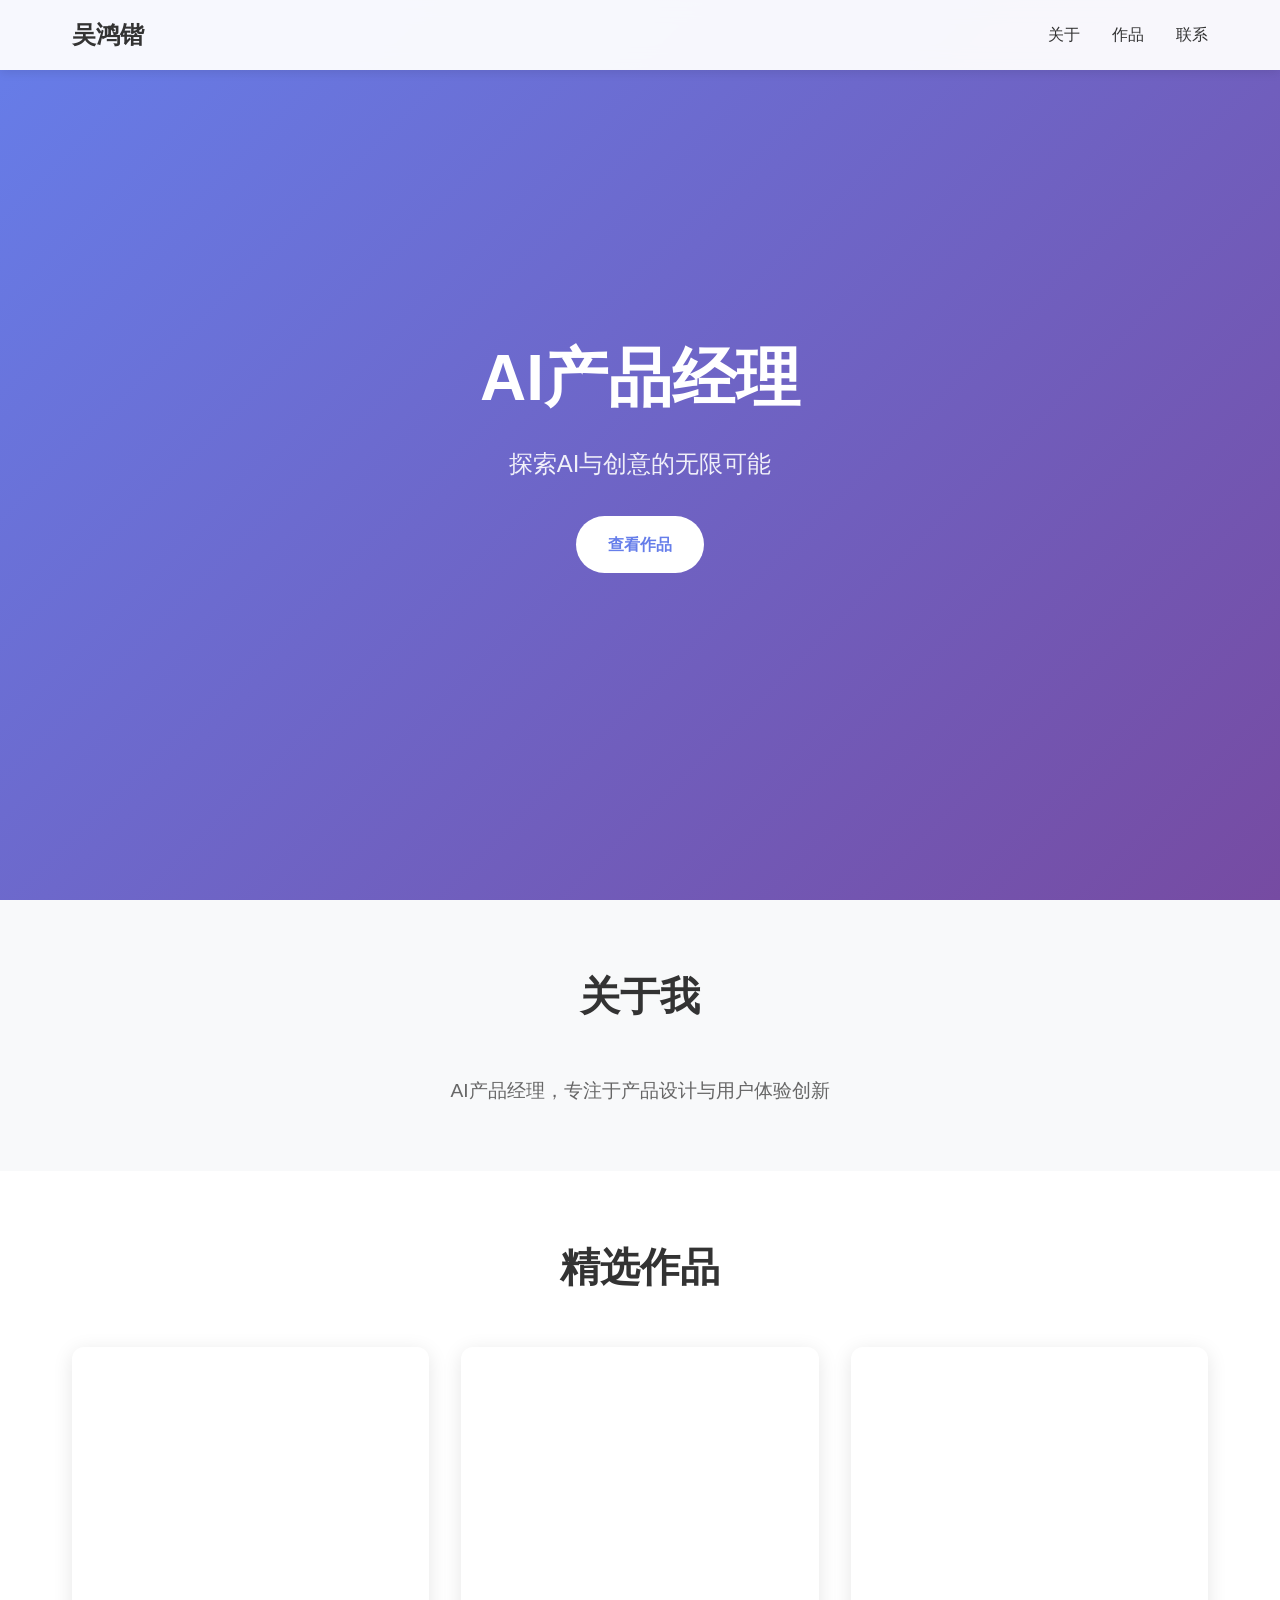
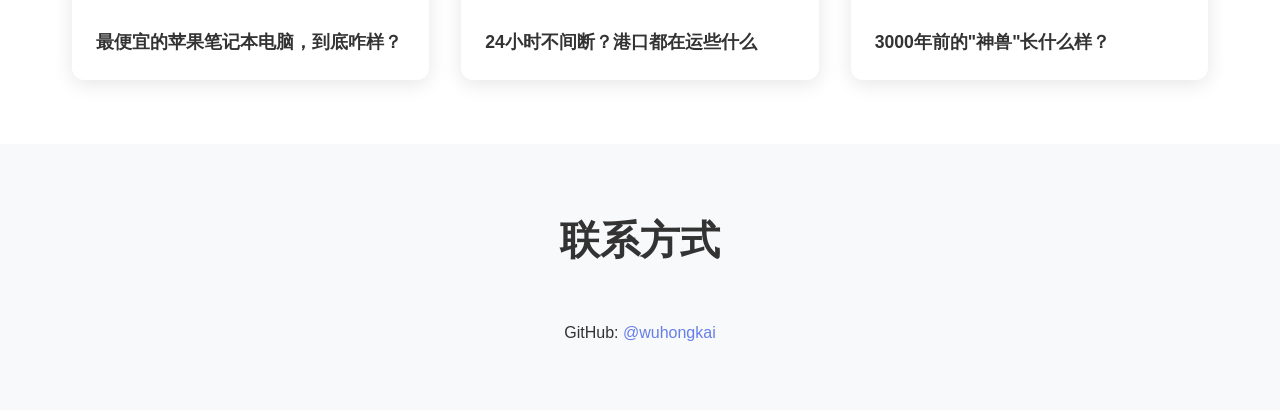
<file: index.html>
<!DOCTYPE html>
<html lang="zh-CN">
<head>
    <meta charset="UTF-8">
    <meta name="viewport" content="width=device-width, initial-scale=1.0">
    <title>吴鸿锴 - AI产品经理</title>
    <link rel="stylesheet" href="css/style.css">
</head>
<body>
    <nav class="navbar">
        <div class="nav-container">
            <h1 class="logo">吴鸿锴</h1>
            <ul class="nav-menu">
                <li><a href="#about">关于</a></li>
                <li><a href="#works">作品</a></li>
                <li><a href="#contact">联系</a></li>
            </ul>
        </div>
    </nav>

    <section class="hero">
        <div class="hero-content">
            <h1 class="hero-title">AI产品经理</h1>
            <p class="hero-subtitle">探索AI与创意的无限可能</p>
            <a href="#works" class="cta-button">查看作品</a>
        </div>
    </section>

    <section id="about" class="about">
        <div class="container">
            <h2 class="section-title">关于我</h2>
            <p class="about-text">AI产品经理，专注于产品设计与用户体验创新</p>
        </div>
    </section>

    <section id="works" class="works">
        <div class="container">
            <h2 class="section-title">精选作品</h2>
            <div class="video-grid">
                <div class="video-card">
                    <iframe src="//player.bilibili.com/player.html?bvid=BV13ScXz9EZi&page=1" scrolling="no" border="0" frameborder="no" framespacing="0" allowfullscreen="true"></iframe>
                    <h3>最便宜的苹果笔记本电脑，到底咋样？</h3>
                </div>
                <div class="video-card">
                    <iframe src="//player.bilibili.com/player.html?bvid=BV1hAcUzzETk&page=1" scrolling="no" border="0" frameborder="no" framespacing="0" allowfullscreen="true"></iframe>
                    <h3>24小时不间断？港口都在运些什么</h3>
                </div>
                <div class="video-card">
                    <iframe src="//player.bilibili.com/player.html?bvid=BV1bw4m1v7pk&page=1" scrolling="no" border="0" frameborder="no" framespacing="0" allowfullscreen="true"></iframe>
                    <h3>3000年前的"神兽"长什么样？</h3>
                </div>
            </div>
        </div>
    </section>

    <section id="contact" class="contact">
        <div class="container">
            <h2 class="section-title">联系方式</h2>
            <p>GitHub: <a href="https://github.com/wuhongkai" target="_blank">@wuhongkai</a></p>
        </div>
    </section>
</body>
</html>
</file>
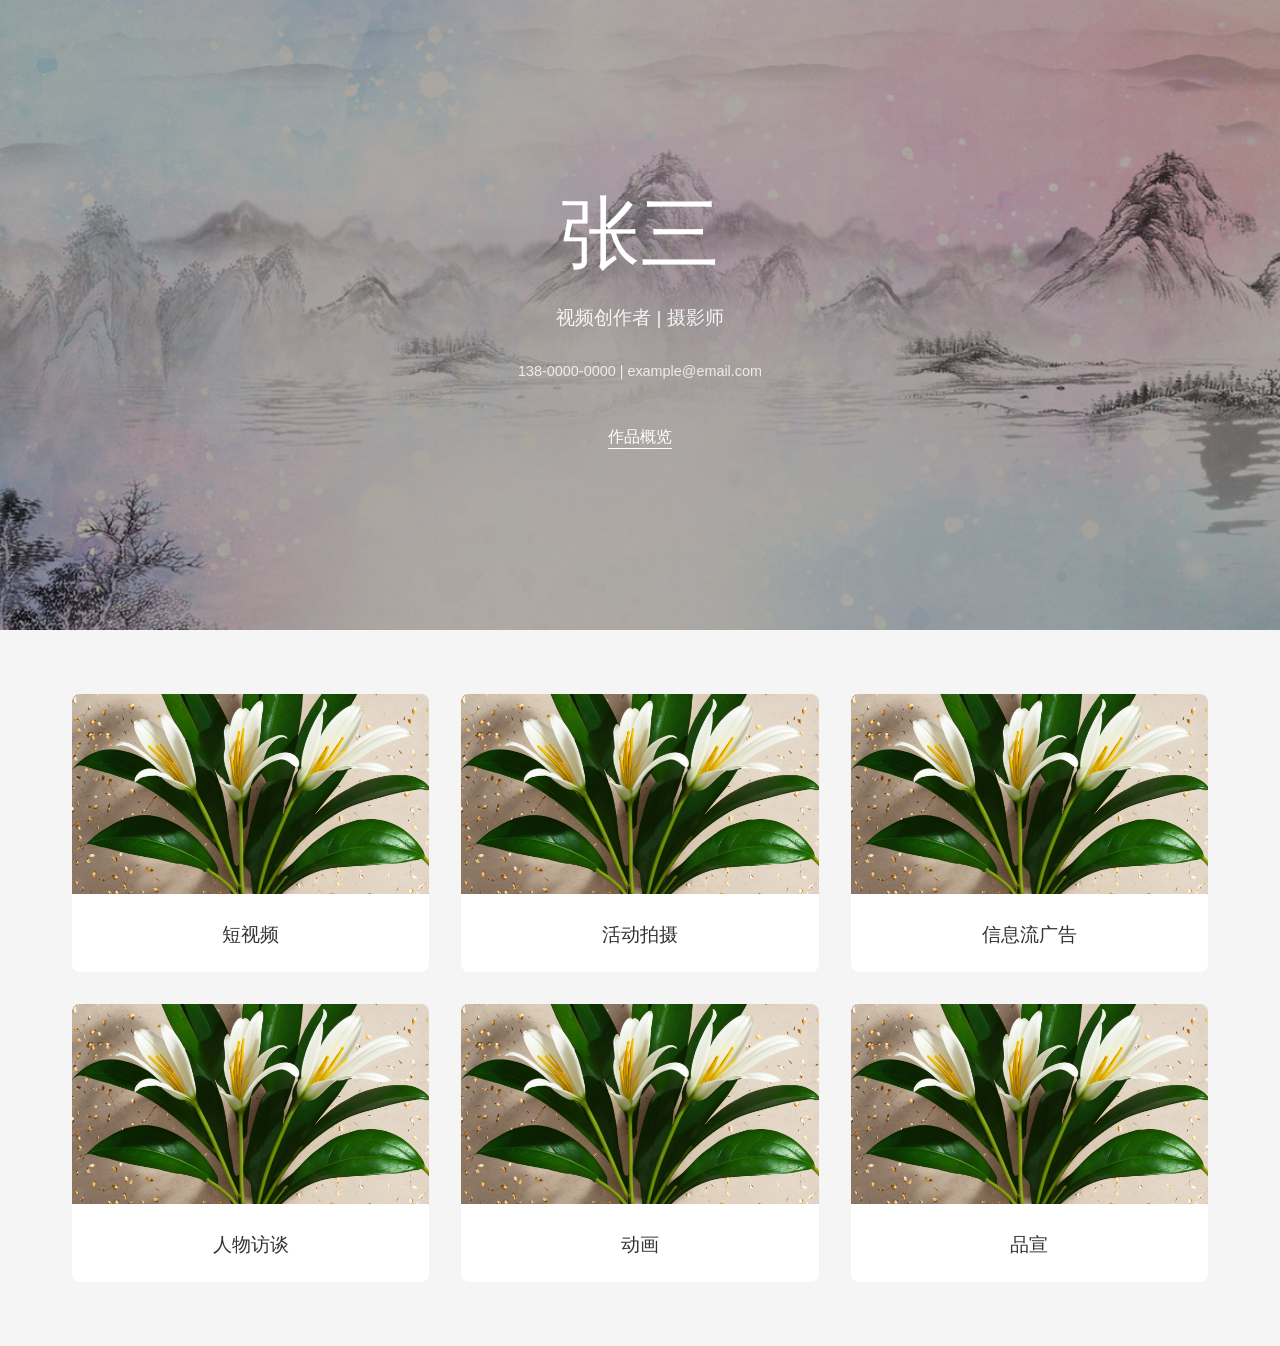
<file: art/index.html>
<!DOCTYPE html>
<html lang="zh-CN">
<head>
    <meta charset="UTF-8">
    <meta name="viewport" content="width=device-width, initial-scale=1.0">
    <title>作品集</title>
    <link rel="stylesheet" href="style.css">
</head>
<body>
    <div class="homepage" id="homepage">
        <div class="hero">
            <h1 class="hero-title" id="heroTitle"></h1>
            <p class="hero-subtitle" id="heroSubtitle"></p>
            <p class="hero-contact" id="heroContact"></p>
            <button class="showreel-btn" id="showreelBtn">作品概览</button>
        </div>
        <div class="categories" id="categories"></div>
    </div>

    <div class="category-page" id="categoryPage" style="display:none;">
        <button class="back-btn" onclick="goBack()">< back</button>
        <h2 class="page-title" id="pageTitle"></h2>
        <div class="works-grid" id="worksGrid"></div>
    </div>

    <div class="modal" id="videoModal">
        <div class="modal-content">
            <span class="close" onclick="closeModal()">&times;</span>
            <iframe id="videoFrame" src="" allowfullscreen></iframe>
        </div>
    </div>

    <script src="script.js"></script>
</body>
</html>
</file>
<file: css/style.css>
* {
    margin: 0;
    padding: 0;
    box-sizing: border-box;
}

body {
    font-family: -apple-system, BlinkMacSystemFont, "Segoe UI", sans-serif;
    line-height: 1.6;
    color: #333;
}

.navbar {
    background: rgba(255, 255, 255, 0.95);
    backdrop-filter: blur(10px);
    position: fixed;
    width: 100%;
    top: 0;
    z-index: 100;
    box-shadow: 0 2px 10px rgba(0,0,0,0.1);
}

.nav-container {
    max-width: 1200px;
    margin: 0 auto;
    padding: 1rem 2rem;
    display: flex;
    justify-content: space-between;
    align-items: center;
}

.logo {
    font-size: 1.5rem;
    font-weight: 600;
}

.nav-menu {
    display: flex;
    list-style: none;
    gap: 2rem;
}

.nav-menu a {
    color: #333;
    text-decoration: none;
    transition: color 0.3s;
}

.nav-menu a:hover {
    color: #667eea;
}

.hero {
    height: 100vh;
    display: flex;
    align-items: center;
    justify-content: center;
    background: linear-gradient(135deg, #667eea 0%, #764ba2 100%);
    color: white;
    text-align: center;
}

.hero-title {
    font-size: 4rem;
    margin-bottom: 1rem;
    animation: fadeInUp 1s;
}

.hero-subtitle {
    font-size: 1.5rem;
    margin-bottom: 2rem;
    opacity: 0.9;
}

.cta-button {
    display: inline-block;
    padding: 1rem 2rem;
    background: white;
    color: #667eea;
    text-decoration: none;
    border-radius: 50px;
    font-weight: 600;
    transition: transform 0.3s;
}

.cta-button:hover {
    transform: translateY(-3px);
}

.container {
    max-width: 1200px;
    margin: 0 auto;
    padding: 4rem 2rem;
}

.section-title {
    font-size: 2.5rem;
    text-align: center;
    margin-bottom: 3rem;
}

.about {
    background: #f8f9fa;
}

.about-text {
    text-align: center;
    font-size: 1.2rem;
    color: #666;
}

.video-grid {
    display: grid;
    grid-template-columns: repeat(auto-fit, minmax(350px, 1fr));
    gap: 2rem;
}

.video-card {
    background: white;
    border-radius: 12px;
    overflow: hidden;
    box-shadow: 0 4px 20px rgba(0,0,0,0.1);
    transition: transform 0.3s;
}

.video-card:hover {
    transform: translateY(-10px);
}

.video-card iframe {
    width: 100%;
    height: 250px;
    border: none;
}

.video-card h3 {
    padding: 1.5rem;
    font-size: 1.1rem;
}

.contact {
    background: #f8f9fa;
    text-align: center;
}

.contact a {
    color: #667eea;
    text-decoration: none;
}

@keyframes fadeInUp {
    from {
        opacity: 0;
        transform: translateY(30px);
    }
    to {
        opacity: 1;
        transform: translateY(0);
    }
}
</file>
<file: art/style.css>
* {
    margin: 0;
    padding: 0;
    box-sizing: border-box;
}

body {
    font-family: -apple-system, BlinkMacSystemFont, "Segoe UI", sans-serif;
    background: #f5f5f5;
    color: #333;
}

.homepage {
    min-height: 100vh;
}

.hero {
    height: 70vh;
    display: flex;
    flex-direction: column;
    align-items: center;
    justify-content: center;
    background: linear-gradient(rgba(0,0,0,0.3), rgba(0,0,0,0.3)), url('images/bg.jpg') center/cover;
    color: white;
    text-align: center;
}

.hero-title {
    font-size: 5rem;
    font-weight: 300;
    margin-bottom: 1rem;
}

.hero-subtitle {
    font-size: 1.2rem;
    margin-bottom: 2rem;
    opacity: 0.9;
}

.hero-contact {
    font-size: 0.9rem;
    opacity: 0.8;
}

.showreel-btn {
    margin-top: 3rem;
    padding: 0;
    background: none;
    color: white;
    border: none;
    border-bottom: 1px solid white;
    font-size: 1rem;
    cursor: pointer;
    transition: opacity 0.3s;
}

.showreel-btn:hover {
    opacity: 0.7;
}

.categories {
    max-width: 1200px;
    margin: 4rem auto;
    padding: 0 2rem;
    display: grid;
    grid-template-columns: repeat(3, 1fr);
    gap: 2rem;
}

.category-card {
    background: white;
    border-radius: 8px;
    overflow: hidden;
    cursor: pointer;
    transition: transform 0.3s;
}

.category-card:hover {
    transform: translateY(-5px);
}

.category-card img {
    width: 100%;
    height: 200px;
    object-fit: cover;
}

.category-card h3 {
    padding: 1.5rem;
    text-align: center;
    font-weight: 400;
}

.category-page {
    min-height: 100vh;
    padding: 2rem;
}

.back-btn {
    background: none;
    border: none;
    font-size: 1rem;
    cursor: pointer;
    color: #666;
    margin-bottom: 2rem;
}

.page-title {
    text-align: center;
    font-size: 2.5rem;
    font-weight: 300;
    margin-bottom: 3rem;
}

.works-grid {
    max-width: 1400px;
    margin: 0 auto;
    display: grid;
    grid-template-columns: repeat(4, 1fr);
    gap: 1.5rem;
}

.work-card {
    background: white;
    border-radius: 8px;
    overflow: hidden;
    cursor: pointer;
    transition: transform 0.3s;
}

.work-card:hover {
    transform: translateY(-5px);
}

.work-card img {
    width: 100%;
    height: 200px;
    object-fit: cover;
}

.work-info {
    padding: 1rem;
}

.work-title {
    font-size: 1rem;
    margin-bottom: 0.5rem;
}

.work-desc {
    font-size: 0.85rem;
    color: #666;
    overflow: hidden;
    text-overflow: ellipsis;
    white-space: nowrap;
}

.modal {
    display: none;
    position: fixed;
    top: 0;
    left: 0;
    width: 100%;
    height: 100%;
    background: rgba(0,0,0,0.9);
    z-index: 1000;
}

.modal-content {
    position: relative;
    width: 80%;
    max-width: 900px;
    margin: 5% auto;
}

.close {
    position: absolute;
    top: -40px;
    right: 0;
    color: white;
    font-size: 40px;
    cursor: pointer;
}

iframe {
    width: 100%;
    height: 500px;
    border: none;
}

@media (max-width: 768px) {
    .hero-title {
        font-size: 3rem;
    }
    .categories {
        grid-template-columns: repeat(2, 1fr);
        gap: 1rem;
    }
    .works-grid {
        grid-template-columns: repeat(2, 1fr);
        gap: 1rem;
    }
    .page-title {
        font-size: 2rem;
    }
}
</file>
